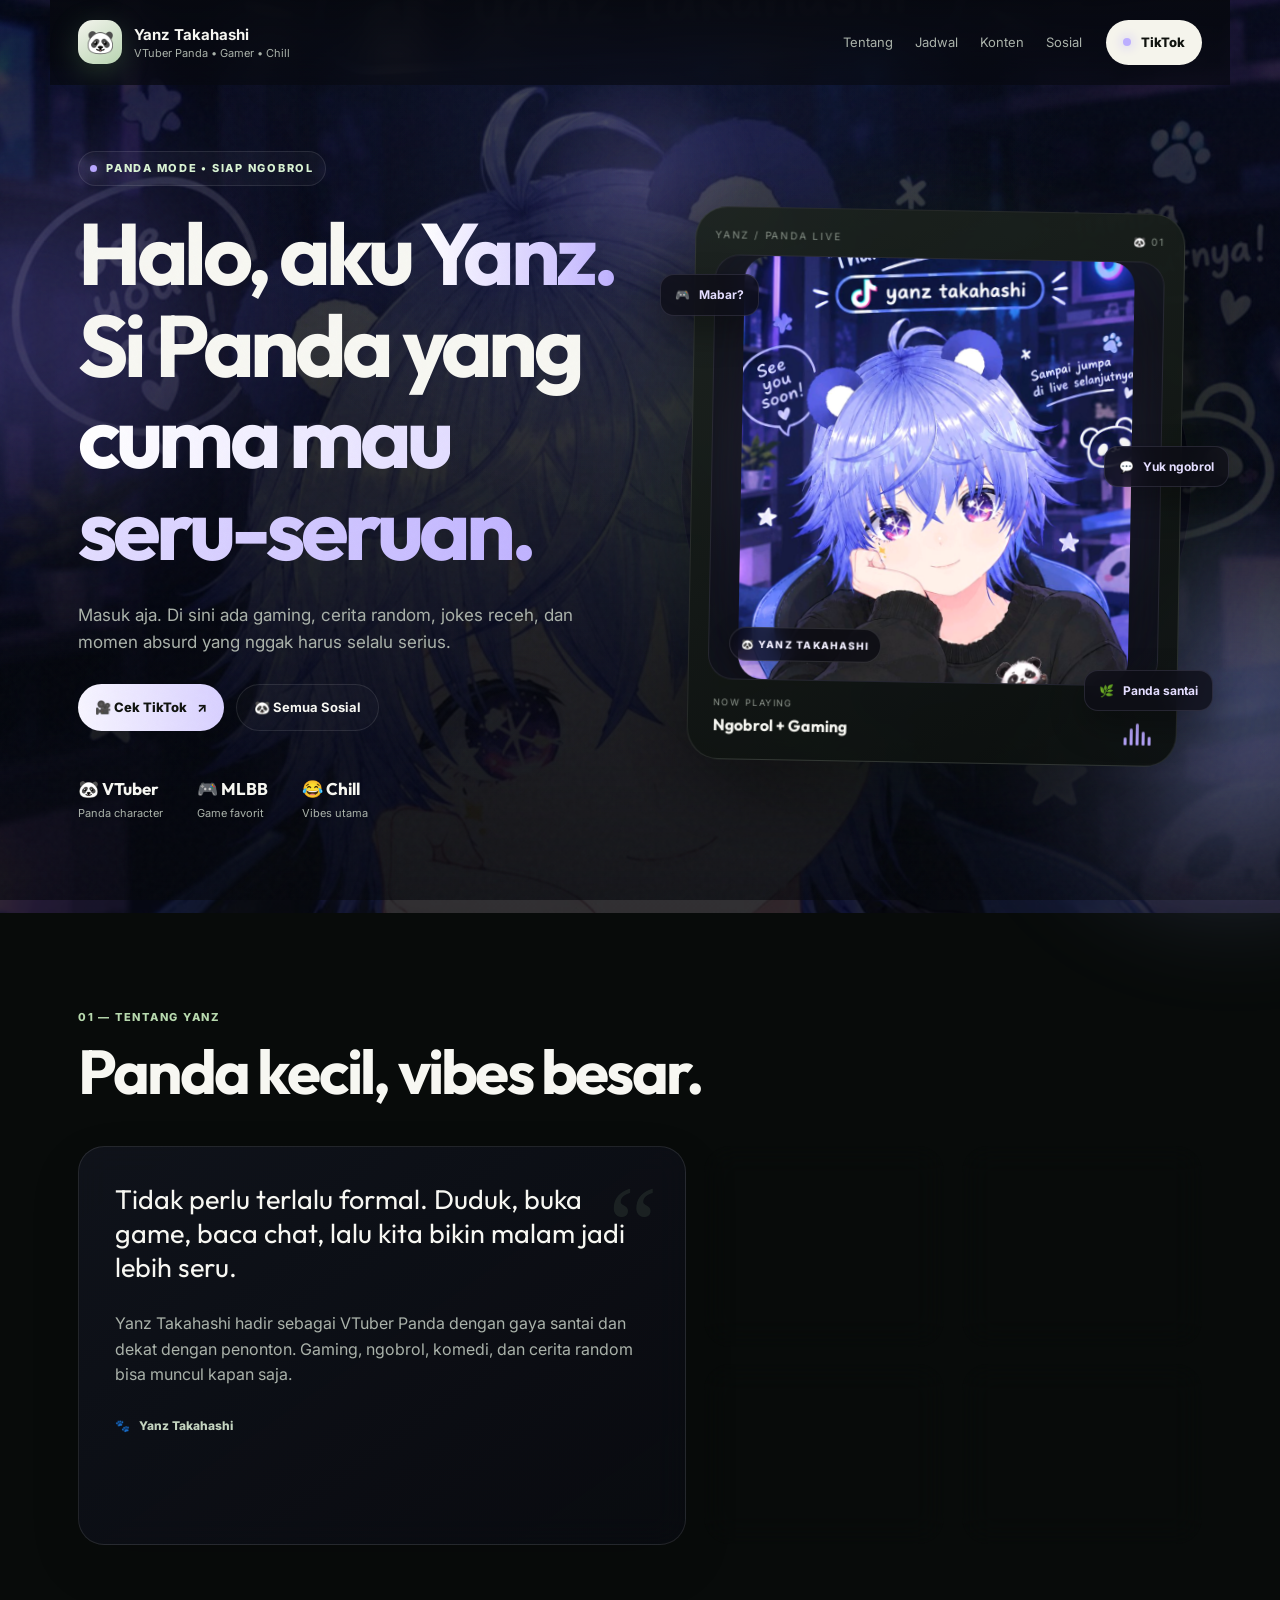
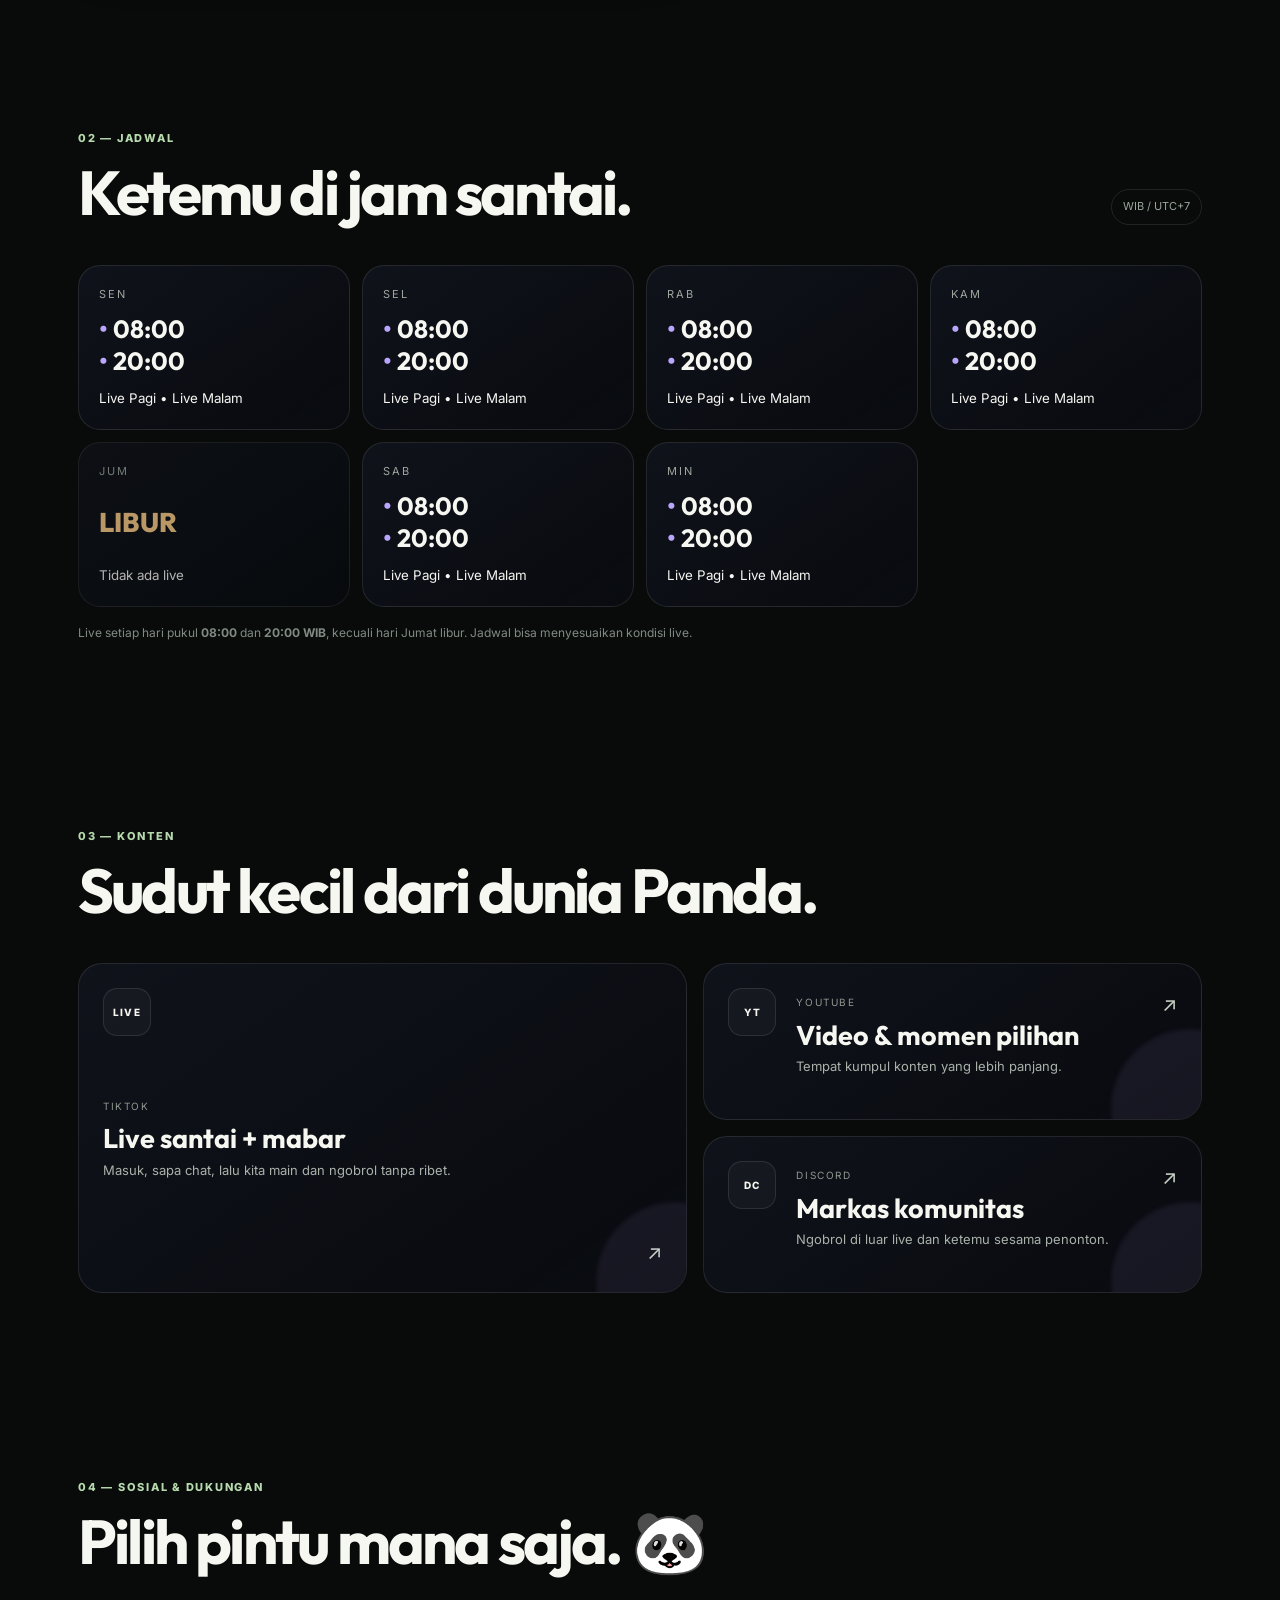
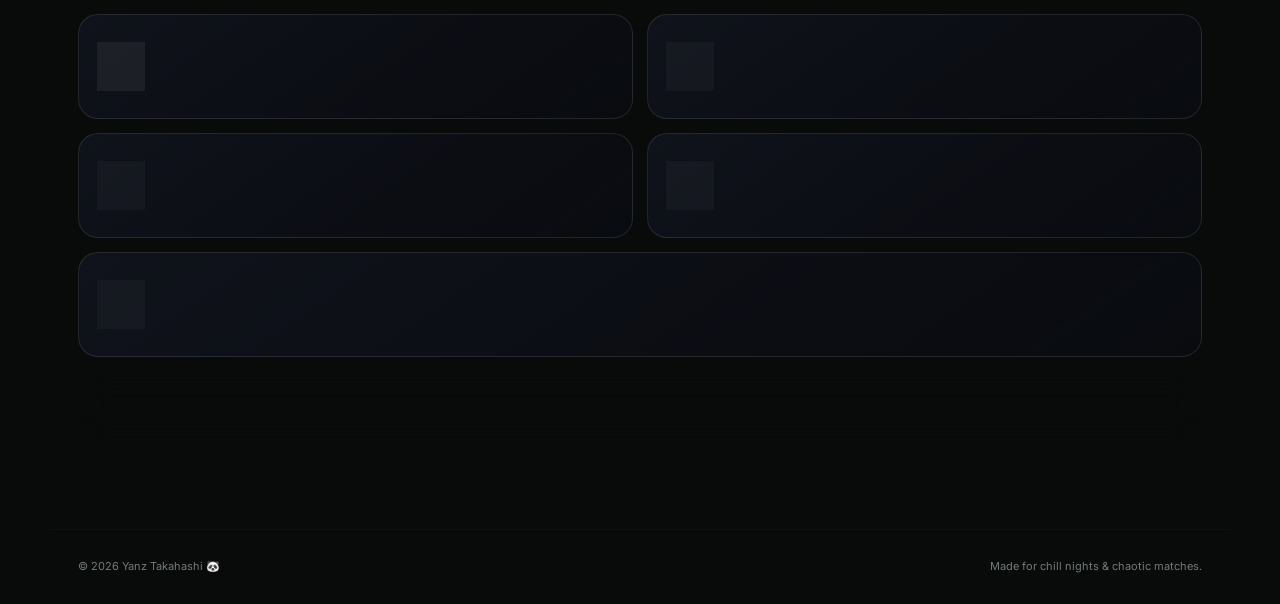
<file: index.html>
<!DOCTYPE html>
<html lang="id">
<head>
  <meta charset="UTF-8" />
  <meta name="viewport" content="width=device-width, initial-scale=1.0" />
  <meta name="description" content="Website Yanz Takahashi — VTuber Panda, gamer, dan teman ngobrol santai." />
  <title>Yanz Takahashi 🐼 — VTuber Panda</title>
  <link rel="preload" as="image" href="assets/yanz-panda.jpg" />
  <link rel="preconnect" href="https://fonts.googleapis.com">
  <link rel="preconnect" href="https://fonts.gstatic.com" crossorigin>
  <link href="https://fonts.googleapis.com/css2?family=Inter:wght@400;500;600;700;800&family=Outfit:wght@500;600;700;800&display=swap" rel="stylesheet">
  <link rel="stylesheet" href="styles.css" />
</head>
<body>
  <div class="cursor-glow" aria-hidden="true"></div>
  <div class="noise" aria-hidden="true"></div>
  <div class="grid-bg" aria-hidden="true"></div>
  <div class="orb orb-a" aria-hidden="true"></div>
  <div class="orb orb-b" aria-hidden="true"></div>
  <div class="leaf-field" id="leafField" aria-hidden="true"></div>

  <header class="site-header" id="home">
    <a class="brand" href="#home" aria-label="Yanz Takahashi beranda">
      <span class="brand-mark"><span>🐼</span></span>
      <span>
        <strong>Yanz Takahashi</strong>
        <small>VTuber Panda • Gamer • Chill</small>
      </span>
    </a>
    <nav class="nav" id="nav">
      <a href="#about">Tentang</a>
      <a href="#schedule">Jadwal</a>
      <a href="#content">Konten</a>
      <a href="#social">Sosial</a>
    </nav>
    <a class="live-button" href="https://www.tiktok.com/@yanz.id_01?is_from_webapp=1&sender_device=pc" target="_blank" rel="noopener noreferrer"><span class="live-dot"></span> TikTok</a>
    <button class="menu-button" id="menuButton" aria-label="Buka menu" aria-expanded="false">☰</button>
  </header>

  <main>
    <section class="hero section-wrap reveal" id="hero">
      <div class="hero-copy">
        <div class="eyebrow"><span class="pulse"></span> PANDA MODE • SIAP NGOBROL</div>
        <h1>Halo, aku <span>Yanz.</span><br>Si Panda yang<br><span>cuma mau seru-seruan.</span></h1>
        <p class="hero-text">Masuk aja. Di sini ada gaming, cerita random, jokes receh, dan momen absurd yang nggak harus selalu serius.</p>
        <div class="hero-actions">
          <a class="primary-button magnetic" href="https://www.tiktok.com/@yanz.id_01?is_from_webapp=1&sender_device=pc" target="_blank" rel="noopener noreferrer">🎥 Cek TikTok <span>↗</span></a>
          <a class="ghost-button magnetic" href="#social">🐼 Semua Sosial</a>
        </div>
        <div class="quick-stats" aria-label="Statistik singkat">
          <div><strong>🐼 VTuber</strong><span>Panda character</span></div>
          <div><strong>🎮 MLBB</strong><span>Game favorit</span></div>
          <div><strong>😂 Chill</strong><span>Vibes utama</span></div>
        </div>
      </div>

      <div class="hero-art" aria-label="Karakter VTuber panda">
        <div class="halo"></div>
        <div class="character-card tilt-card">
          <div class="character-topline"><span>YANZ / PANDA LIVE</span><span>🐼 01</span></div>
          <div class="avatar-shell photo-avatar-shell">
            <div class="bamboo bamboo-one">🎋</div>
            <div class="bamboo bamboo-two">🎋</div>
            <div class="avatar-glow"></div>
            <div class="photo-frame">
              <img class="panda-photo" src="assets/yanz-panda.jpg" alt="Yanz Takahashi — karakter VTuber Panda" />
              <div class="photo-shine"></div>
            </div>
            <div class="photo-caption">🐼 YANZ TAKAHASHI</div>
          </div>
          <div class="character-info">
            <div><small>NOW PLAYING</small><strong>Ngobrol + Gaming</strong></div>
            <span class="sound-bars" aria-hidden="true"><i></i><i></i><i></i><i></i><i></i></span>
          </div>
        </div>
        <div class="floating-card float-one">🎮 <span>Mabar?</span></div>
        <div class="floating-card float-two">🌿 <span>Panda santai</span></div>
        <div class="floating-card float-three">💬 <span>Yuk ngobrol</span></div>
      </div>
    </section>

    <section class="section-wrap about reveal" id="about">
      <div class="section-heading">
        <span class="section-kicker">01 — TENTANG YANZ</span>
        <h2>Panda kecil, vibes besar.</h2>
      </div>
      <div class="about-grid">
        <article class="glass-card about-main tilt-card">
          <div class="quote-mark">“</div>
          <p class="big-copy">Tidak perlu terlalu formal. Duduk, buka game, baca chat, lalu kita bikin malam jadi lebih seru.</p>
          <p>Yanz Takahashi hadir sebagai VTuber Panda dengan gaya santai dan dekat dengan penonton. Gaming, ngobrol, komedi, dan cerita random bisa muncul kapan saja.</p>
          <div class="signature"><span>🐾</span><span>Yanz Takahashi</span></div>
        </article>
        <div class="mini-grid">
          <article class="glass-card mini-card reveal"><span>🎮</span><h3>Gaming</h3><p>MLBB, game Steam, dan game lain yang seru dimainkan.</p></article>
          <article class="glass-card mini-card reveal"><span>🎙️</span><h3>Ngobrol</h3><p>Bahas hal random, cerita hari ini, dan interaksi dengan chat.</p></article>
          <article class="glass-card mini-card reveal"><span>😂</span><h3>Komedi</h3><p>Jokes receh dan momen absurd jadi bumbu utama.</p></article>
          <article class="glass-card mini-card reveal"><span>🎋</span><h3>Panda Vibes</h3><p>Tenang, hangat, lucu sedikit, lalu lanjut mabar.</p></article>
        </div>
      </div>
    </section>

    <section class="section-wrap schedule reveal" id="schedule">
      <div class="section-heading row-heading">
        <div><span class="section-kicker">02 — JADWAL</span><h2>Ketemu di jam santai.</h2></div>
        <span class="timezone">WIB / UTC+7</span>
      </div>
      <div class="schedule-grid">
        <article class="day-card" data-day="1"><span class="day">SEN</span><div class="times"><strong>08:00</strong><strong>20:00</strong></div><small>Live Pagi • Live Malam</small></article>
        <article class="day-card" data-day="2"><span class="day">SEL</span><div class="times"><strong>08:00</strong><strong>20:00</strong></div><small>Live Pagi • Live Malam</small></article>
        <article class="day-card" data-day="3"><span class="day">RAB</span><div class="times"><strong>08:00</strong><strong>20:00</strong></div><small>Live Pagi • Live Malam</small></article>
        <article class="day-card" data-day="4"><span class="day">KAM</span><div class="times"><strong>08:00</strong><strong>20:00</strong></div><small>Live Pagi • Live Malam</small></article>
        <article class="day-card off" data-day="5"><span class="day">JUM</span><div class="off-label">LIBUR</div><small>Tidak ada live</small></article>
        <article class="day-card" data-day="6"><span class="day">SAB</span><div class="times"><strong>08:00</strong><strong>20:00</strong></div><small>Live Pagi • Live Malam</small></article>
        <article class="day-card" data-day="0"><span class="day">MIN</span><div class="times"><strong>08:00</strong><strong>20:00</strong></div><small>Live Pagi • Live Malam</small></article>
      </div>
      <p class="schedule-note">Live setiap hari pukul <strong>08:00</strong> dan <strong>20:00 WIB</strong>, kecuali hari Jumat libur. Jadwal bisa menyesuaikan kondisi live.</p>
    </section>

    <section class="section-wrap content-section reveal" id="content">
      <div class="section-heading"><span class="section-kicker">03 — KONTEN</span><h2>Sudut kecil dari dunia Panda.</h2></div>
      <div class="content-grid">
        <a class="content-card tall tilt-card" href="https://www.tiktok.com/@yanz.id_01?is_from_webapp=1&sender_device=pc" target="_blank" rel="noopener noreferrer">
          <span class="content-icon">LIVE</span>
          <div><small>TIKTOK</small><h3>Live santai + mabar</h3><p>Masuk, sapa chat, lalu kita main dan ngobrol tanpa ribet.</p></div><span class="arrow">↗</span>
        </a>
        <a class="content-card" href="https://www.youtube.com/@Yanz-TAKAHASHI" target="_blank" rel="noopener noreferrer">
          <span class="content-icon">YT</span>
          <div><small>YOUTUBE</small><h3>Video & momen pilihan</h3><p>Tempat kumpul konten yang lebih panjang.</p></div><span class="arrow">↗</span>
        </a>
        <a class="content-card" href="https://discord.gg/RctvXeYhSY" target="_blank" rel="noopener noreferrer">
          <span class="content-icon">DC</span>
          <div><small>DISCORD</small><h3>Markas komunitas</h3><p>Ngobrol di luar live dan ketemu sesama penonton.</p></div><span class="arrow">↗</span>
        </a>
      </div>
    </section>

    <section class="section-wrap community reveal" id="social">
      <div class="section-heading"><span class="section-kicker">04 — SOSIAL & DUKUNGAN</span><h2>Pilih pintu mana saja. 🐼</h2></div>
      <div class="social-grid">
        <a class="social-card social-tiktok tilt-card" href="https://www.tiktok.com/@yanz.id_01?is_from_webapp=1&sender_device=pc" target="_blank" rel="noopener noreferrer"><span class="social-icon">♪</span><div><small>TIKTOK</small><strong>@yanz.id_01</strong><p>Live & video pendek</p></div><span>↗</span></a>
        <a class="social-card social-youtube tilt-card" href="https://www.youtube.com/@Yanz-TAKAHASHI" target="_blank" rel="noopener noreferrer"><span class="social-icon">▶</span><div><small>YOUTUBE</small><strong>Yanz Takahashi</strong><p>Video & konten</p></div><span>↗</span></a>
        <a class="social-card social-discord tilt-card" href="https://discord.gg/RctvXeYhSY" target="_blank" rel="noopener noreferrer"><span class="social-icon">◈</span><div><small>DISCORD</small><strong>Komunitas Panda</strong><p>Tempat ngobrol bareng</p></div><span>↗</span></a>
        <a class="social-card social-sibagi tilt-card" href="https://sibagi.com/yanztakahashi" target="_blank" rel="noopener noreferrer"><span class="social-icon">S</span><div><small>SIBAGI</small><strong>Support Yanz</strong><p>Dukungan untuk Panda</p></div><span>↗</span></a>
        <a class="social-card social-socia tilt-card" href="https://sociabuzz.com/yanz_cihuy/tribe" target="_blank" rel="noopener noreferrer"><span class="social-icon">♥</span><div><small>SOCIABUZZ</small><strong>Tribe Yanz</strong><p>Support & komunitas</p></div><span>↗</span></a>
      </div>
      <div class="community-note glass-card"><span>🎋</span><p>Semua link resmi Yanz Takahashi ada di sini. Bookmark halaman ini biar gampang balik lagi.</p></div>
    </section>
  </main>

  <footer class="site-footer">
    <span>© 2026 Yanz Takahashi 🐼</span>
    <span>Made for chill nights & chaotic matches.</span>
  </footer>

  <script src="script.js"></script>
</body>
</html>
</file>
<file: styles.css>
:root{
  --bg:#080b0a;
  --panel:rgba(18,23,20,.76);
  --panel-2:rgba(14,18,16,.9);
  --text:#f7f7f2;
  --muted:#aab2aa;
  --line:rgba(255,255,255,.1);
  --accent:#9bf28a;
  --accent-2:#d9ffd0;
  --accent-dark:#315b39;
  --white:#f5f4ec;
  --shadow:0 30px 90px rgba(0,0,0,.48);
  --radius:26px;
}
*{box-sizing:border-box}
html{scroll-behavior:smooth}
body{margin:0;background:radial-gradient(circle at 15% 10%,rgba(84,139,77,.18),transparent 28%),radial-gradient(circle at 90% 25%,rgba(190,224,181,.09),transparent 25%),var(--bg);color:var(--text);font-family:Inter,system-ui,sans-serif;line-height:1.6;overflow-x:hidden}
a{color:inherit;text-decoration:none}button{font:inherit}
.noise{position:fixed;inset:0;pointer-events:none;opacity:.035;background-image:url("data:image/svg+xml,%3Csvg viewBox='0 0 180 180' xmlns='http://www.w3.org/2000/svg'%3E%3Cfilter id='n'%3E%3CfeTurbulence type='fractalNoise' baseFrequency='.9' numOctaves='4' stitchTiles='stitch'/%3E%3C/filter%3E%3Crect width='100%25' height='100%25' filter='url(%23n)' opacity='.6'/%3E%3C/svg%3E")}
.grid-bg{position:fixed;inset:0;pointer-events:none;opacity:.17;background-image:linear-gradient(rgba(255,255,255,.035) 1px,transparent 1px),linear-gradient(90deg,rgba(255,255,255,.035) 1px,transparent 1px);background-size:48px 48px;mask-image:linear-gradient(to bottom,black,transparent 80%);z-index:-2}.cursor-glow{position:fixed;width:260px;height:260px;border-radius:50%;pointer-events:none;z-index:-1;transform:translate(-50%,-50%);left:50%;top:20%;background:radial-gradient(circle,rgba(155,242,138,.12),transparent 65%);filter:blur(4px)}
.orb{position:fixed;border-radius:50%;filter:blur(75px);pointer-events:none;z-index:-1;opacity:.34}.orb-a{width:330px;height:330px;background:#5f9d51;top:18%;left:-130px}.orb-b{width:290px;height:290px;background:#d8ecd0;top:64%;right:-100px}.leaf-field{position:fixed;inset:0;pointer-events:none;z-index:1;overflow:hidden}.leaf{position:absolute;font-size:18px;opacity:.28;animation:leaf-fall linear forwards;will-change:transform}@keyframes leaf-fall{0%{transform:translate3d(0,-12vh,0) rotate(0deg)}50%{transform:translate3d(28px,50vh,0) rotate(160deg)}100%{transform:translate3d(-35px,112vh,0) rotate(330deg);opacity:0}}
.site-header{max-width:1180px;margin:0 auto;padding:20px 28px;display:flex;align-items:center;gap:24px;position:sticky;top:0;z-index:20;background:linear-gradient(to bottom,rgba(8,11,10,.95),rgba(8,11,10,.62));backdrop-filter:blur(18px)}
.brand{display:flex;align-items:center;gap:12px;margin-right:auto}.brand-mark{width:44px;height:44px;border-radius:15px;display:grid;place-items:center;background:linear-gradient(145deg,#f3f4ed,#b8d4b1);box-shadow:0 8px 30px rgba(134,199,127,.24);font-size:23px}.brand strong{display:block;font-size:15px}.brand small{display:block;color:var(--muted);font-size:11px;margin-top:-2px}
.nav{display:flex;gap:22px}.nav a{font-size:13px;color:var(--muted);transition:.25s}.nav a:hover{color:var(--text)}.live-button,.primary-button{display:inline-flex;align-items:center;gap:10px;border-radius:999px;padding:12px 17px;background:var(--white);color:#10130f;font-weight:800;font-size:13px;transition:transform .25s,box-shadow .25s}.live-button:hover,.primary-button:hover{transform:translateY(-2px);box-shadow:0 12px 34px rgba(234,255,226,.12)}.live-dot{width:8px;height:8px;background:#78ee8b;border-radius:50%;box-shadow:0 0 12px #78ee8b}.menu-button{display:none;border:1px solid var(--line);background:#ffffff0b;color:var(--text);border-radius:12px;padding:9px 11px}
.section-wrap{max-width:1180px;margin:0 auto;padding:90px 28px}.hero{min-height:770px;padding-top:66px;display:grid;grid-template-columns:1.02fr .98fr;gap:40px;align-items:center}.eyebrow,.section-kicker{font-size:11px;letter-spacing:.16em;font-weight:800}.eyebrow{display:inline-flex;align-items:center;gap:9px;border:1px solid var(--line);background:#ffffff08;padding:8px 11px;border-radius:999px;color:#d9f3d3}.pulse{width:7px;height:7px;background:var(--accent);border-radius:50%;box-shadow:0 0 14px var(--accent)}
h1,h2,h3{font-family:Outfit,Inter,sans-serif;line-height:1.05;margin:0}h1{font-size:clamp(52px,6.8vw,91px);letter-spacing:-.055em;margin-top:22px}h1 span{background:linear-gradient(90deg,#f8faf4,#9bf28a);color:transparent;background-clip:text}.hero-text{max-width:570px;color:var(--muted);font-size:17px;margin:28px 0}.hero-actions{display:flex;gap:12px;flex-wrap:wrap}.primary-button{background:linear-gradient(90deg,#f4f6ef,#c8f7bf)}.ghost-button{display:inline-flex;align-items:center;padding:12px 17px;border:1px solid var(--line);border-radius:999px;color:var(--text);font-weight:700;font-size:13px;background:#ffffff05}.quick-stats{display:flex;gap:34px;margin-top:44px}.quick-stats div{display:flex;flex-direction:column}.quick-stats strong{font-family:Outfit;font-size:17px}.quick-stats span{color:var(--muted);font-size:11px;margin-top:3px}
.hero-art{position:relative;min-height:590px;display:grid;place-items:center}.halo{position:absolute;width:510px;height:510px;border-radius:50%;background:radial-gradient(circle,rgba(166,234,154,.15),transparent 66%);border:1px solid #ffffff0e;box-shadow:0 0 120px rgba(143,222,126,.13);animation:haloPulse 5s ease-in-out infinite}@keyframes haloPulse{50%{transform:scale(1.04);opacity:.8}}
.character-card{width:min(490px,100%);border:1px solid var(--line);border-radius:32px;background:linear-gradient(160deg,rgba(27,34,29,.92),rgba(10,14,12,.9));box-shadow:var(--shadow);padding:19px;backdrop-filter:blur(18px);transform:rotate(1deg);transition:transform .2s ease}.character-topline{display:flex;justify-content:space-between;color:#869086;font-size:10px;letter-spacing:.18em}.avatar-shell{height:425px;display:grid;place-items:center;position:relative;overflow:hidden;border-radius:25px;background:radial-gradient(circle at 50% 25%,rgba(194,235,186,.18),transparent 25%),linear-gradient(180deg,#263128 0%,#171d1a 55%,#101512 100%);margin:12px 0}.avatar-glow{position:absolute;width:320px;height:320px;border-radius:50%;border:1px solid #ffffff10;box-shadow:0 0 90px rgba(172,231,161,.18)}
.avatar{position:relative;width:250px;height:360px;animation:pandaBob 4.4s ease-in-out infinite}@keyframes pandaBob{50%{transform:translateY(-7px)}}.panda-ear{position:absolute;top:35px;width:74px;height:74px;background:#090c0a;border-radius:50%;z-index:1;box-shadow:inset -8px -10px 18px #0009}.panda-ear.left{left:27px}.panda-ear.right{right:27px}.panda-head{position:absolute;left:25px;top:50px;width:200px;height:180px;border-radius:48% 48% 45% 45%;background:radial-gradient(circle at 38% 30%,#fffef6,#dedfd7 70%);z-index:2;box-shadow:inset 0 -12px 24px rgba(120,130,121,.13),0 15px 36px #0004}.eye-patch{position:absolute;top:62px;width:60px;height:78px;background:#111411;border-radius:50%;transform:rotate(31deg);box-shadow:inset -6px -8px 10px #0008}.eye-patch.left{left:24px}.eye-patch.right{right:24px;transform:rotate(-31deg)}.eye-patch i{position:absolute;width:15px;height:15px;border-radius:50%;background:#eaf3e6;top:27px;left:22px;box-shadow:0 0 12px rgba(225,255,217,.55)}.panda-nose{position:absolute;left:50%;top:110px;transform:translateX(-50%);width:20px;height:15px;border-radius:50% 50% 56% 56%;background:#0b0d0b}.panda-mouth{position:absolute;left:50%;top:126px;transform:translateX(-50%);width:26px;height:13px;border-bottom:3px solid #252925;border-radius:0 0 50% 50%}.blush{position:absolute;top:120px;width:27px;height:11px;border-radius:50%;background:rgba(159,220,145,.32);filter:blur(2px)}.blush.left{left:19px}.blush.right{right:19px}.panda-neck{position:absolute;left:101px;top:216px;width:48px;height:37px;background:#e5e5dc;border-radius:0 0 18px 18px;z-index:1}.panda-body{position:absolute;left:26px;top:235px;width:198px;height:126px;border-radius:54px 54px 28px 28px;background:linear-gradient(145deg,#121612,#050705);box-shadow:inset 0 18px 40px #ffffff08,0 15px 25px #0005}.hoodie-logo{position:absolute;left:50%;top:28px;transform:translateX(-50%);width:48px;height:48px;border-radius:50%;display:grid;place-items:center;background:#e9eee6;color:#0d100d;font-size:23px}.paw{position:absolute;bottom:8px;width:35px;height:58px;border-radius:22px;background:#0a0d0a}.paw.left{left:17px;transform:rotate(18deg)}.paw.right{right:17px;transform:rotate(-18deg)}
.bamboo{position:absolute;font-size:40px;opacity:.7;filter:drop-shadow(0 8px 16px #0005);animation:sway 3s ease-in-out infinite}.bamboo-one{left:12%;bottom:7%}.bamboo-two{right:11%;top:10%;animation-delay:-1s}@keyframes sway{50%{transform:rotate(8deg) translateY(-8px)}}
.character-info{display:flex;align-items:flex-end;justify-content:space-between;padding:4px 6px 1px}.character-info small{display:block;color:#8f978f;font-size:9px;letter-spacing:.16em}.character-info strong{display:block;margin-top:3px;font-family:Outfit}.sound-bars{display:flex;align-items:flex-end;gap:3px;height:24px}.sound-bars i{display:block;width:3px;border-radius:2px;background:var(--accent);animation:bounce 1s ease-in-out infinite}.sound-bars i:nth-child(1){height:8px}.sound-bars i:nth-child(2){height:17px;animation-delay:.1s}.sound-bars i:nth-child(3){height:22px;animation-delay:.18s}.sound-bars i:nth-child(4){height:14px;animation-delay:.26s}.sound-bars i:nth-child(5){height:9px;animation-delay:.34s}@keyframes bounce{50%{transform:scaleY(.55);opacity:.55}}
.floating-card{position:absolute;padding:10px 14px;border-radius:14px;background:rgba(21,27,23,.9);border:1px solid var(--line);box-shadow:0 15px 35px #0005;font-size:12px;font-weight:700;backdrop-filter:blur(12px);animation:float 4s ease-in-out infinite}.float-one{top:14%;left:-2%}.float-two{bottom:12%;right:-2%;animation-delay:-1.4s}.float-three{top:43%;right:-5%;animation-delay:-2.4s}.floating-card span{margin-left:6px;color:#d8e5d4}@keyframes float{50%{transform:translateY(-10px)}}
.section-heading h2{font-size:clamp(38px,5vw,62px);letter-spacing:-.045em;margin-top:10px}.section-kicker{color:#b7d9ae}.about-grid{display:grid;grid-template-columns:1.1fr .9fr;gap:18px;margin-top:42px}.glass-card{border:1px solid var(--line);background:linear-gradient(145deg,rgba(28,35,30,.82),rgba(12,16,14,.68));border-radius:var(--radius);box-shadow:0 20px 50px #0002;backdrop-filter:blur(16px)}.about-main{padding:36px;position:relative;overflow:hidden}.quote-mark{position:absolute;right:28px;top:-10px;font-size:110px;font-family:Georgia;color:#b9e7b0;opacity:.09}.big-copy{font-family:Outfit;font-size:27px;line-height:1.25;margin-top:0}.about-main>p:not(.big-copy){color:var(--muted);max-width:640px}.signature{display:flex;align-items:center;gap:9px;margin-top:28px;color:#c4d4c0;font-size:12px;font-weight:800}.mini-grid{display:grid;grid-template-columns:1fr 1fr;gap:18px}.mini-card{padding:24px;min-height:160px;transition:.25s}.mini-card:hover{transform:translateY(-5px);border-color:rgba(155,242,138,.3)}.mini-card span{font-size:24px}.mini-card h3{margin-top:16px;font-size:20px}.mini-card p{color:var(--muted);font-size:13px;margin-bottom:0}
.row-heading{display:flex;justify-content:space-between;align-items:end}.timezone{font-size:11px;color:#9ba69c;border:1px solid var(--line);border-radius:999px;padding:8px 11px}.schedule-grid{display:grid;grid-template-columns:repeat(4,1fr);gap:12px;margin-top:40px}.day-card{position:relative;min-height:165px;padding:20px;border-radius:22px;border:1px solid var(--line);background:#ffffff05;display:flex;flex-direction:column;justify-content:space-between;transition:.25s;overflow:hidden}.day-card::before{content:"";position:absolute;inset:auto -25% -55% -25%;height:100px;background:radial-gradient(circle,rgba(155,242,138,.18),transparent 68%);opacity:0;transition:.25s}.day-card.active,.day-card:hover{background:linear-gradient(160deg,rgba(123,203,112,.16),rgba(245,255,240,.04));border-color:rgba(155,242,138,.32);transform:translateY(-5px)}.day-card.active::before,.day-card:hover::before{opacity:1}.day{font-size:11px;letter-spacing:.18em;color:#9da89f}.day-card strong{font-family:Outfit;font-size:25px;line-height:1}.times{display:flex;flex-direction:column;gap:7px}.times strong::before{content:"• ";color:var(--accent)}.off-label{font-family:Outfit;font-size:27px;line-height:1;font-weight:800;color:#ffcf8b}.day-card.off{opacity:.72}.day-card.off:hover{opacity:1}.tag{position:absolute;right:14px;top:14px;font-size:8px;letter-spacing:.14em;color:#0c110d;background:#c9ffc0;padding:5px 7px;border-radius:999px}.schedule-note{color:#818a82;font-size:12px;margin:16px 0 0}
.content-grid{display:grid;grid-template-columns:1.1fr .9fr;grid-template-rows:1fr 1fr;gap:16px;margin-top:40px}.content-card{border:1px solid var(--line);border-radius:24px;padding:24px;background:linear-gradient(145deg,rgba(26,32,27,.78),rgba(12,16,14,.74));display:flex;gap:20px;align-items:flex-start;transition:.25s;position:relative;overflow:hidden}.content-card::after{content:"";position:absolute;width:160px;height:160px;border-radius:50%;right:-70px;bottom:-70px;background:rgba(155,242,138,.08);filter:blur(2px)}.content-card:hover{transform:translateY(-4px);border-color:rgba(195,238,187,.22)}.content-card.tall{grid-row:span 2;min-height:330px;flex-direction:column;justify-content:space-between}.content-icon{display:grid;place-items:center;width:48px;height:48px;border-radius:14px;border:1px solid var(--line);background:#ffffff08;font-size:10px;font-weight:800;letter-spacing:.12em}.content-card small{font-size:10px;letter-spacing:.16em;color:#8f9890}.content-card h3{font-size:27px;margin:7px 0}.content-card p{margin:0;color:var(--muted);font-size:13px;max-width:450px}.arrow{margin-left:auto;font-size:20px;color:#c7d1c4}
.social-grid{display:grid;grid-template-columns:repeat(2,1fr);gap:14px;margin-top:40px}.social-card{display:flex;align-items:center;gap:15px;padding:18px;border:1px solid var(--line);border-radius:20px;background:linear-gradient(145deg,rgba(26,32,27,.84),rgba(12,16,14,.72));transition:.25s}.social-card:hover{transform:translateY(-5px);border-color:rgba(155,242,138,.3);box-shadow:0 18px 40px #0003}.social-card:last-child{grid-column:span 2}.social-icon{width:48px;height:48px;display:grid;place-items:center;border-radius:15px;background:#ffffff08;border:1px solid var(--line);font-size:21px;flex:0 0 auto}.social-card small{display:block;font-size:9px;letter-spacing:.16em;color:#899289}.social-card strong{display:block;font-family:Outfit;font-size:18px;margin-top:2px}.social-card p{margin:3px 0 0;color:var(--muted);font-size:12px}.social-card>span:last-child{margin-left:auto;font-size:20px;color:#bac6b8}.social-tiktok .social-icon{background:#ffffff10}.social-youtube .social-icon{color:#f5f5f0}.social-discord .social-icon{color:#cbeec3}.social-sibagi .social-icon{color:#cfffc5}.social-socia .social-icon{color:#e7f8df}.community-note{display:flex;align-items:center;gap:13px;margin-top:16px;padding:15px 18px}.community-note span{font-size:21px}.community-note p{margin:0;color:var(--muted);font-size:12px}
.site-footer{max-width:1180px;margin:0 auto;padding:28px;display:flex;justify-content:space-between;color:#727b74;font-size:11px;border-top:1px solid #ffffff08}
.tilt-card{transform-style:preserve-3d;will-change:transform}.reveal{opacity:0;transform:translateY(24px);transition:opacity .65s ease,transform .65s ease}.reveal.show{opacity:1;transform:none}
@media(max-width:900px){.nav{display:none}.menu-button{display:block}.nav.open{display:flex;position:absolute;left:20px;right:20px;top:72px;padding:16px;border:1px solid var(--line);border-radius:18px;background:rgba(15,19,17,.96);flex-direction:column;gap:12px}.hero{grid-template-columns:1fr;padding-top:45px}.hero-art{min-height:520px}.about-grid{grid-template-columns:1fr}.schedule-grid{grid-template-columns:repeat(2,1fr)}.content-grid{grid-template-columns:1fr;grid-template-rows:auto}.content-card.tall{grid-row:auto;min-height:250px}.social-grid{grid-template-columns:1fr}.social-card:last-child{grid-column:auto}.site-footer{flex-direction:column;gap:8px}}
@media(max-width:560px){.site-header{padding:16px 18px}.brand small{display:none}.live-button{display:none}.section-wrap{padding:70px 18px}.hero{min-height:auto}.hero h1{font-size:51px}.hero-text{font-size:15px}.quick-stats{gap:20px;flex-wrap:wrap}.hero-art{min-height:475px}.character-card{border-radius:24px}.avatar-shell{height:350px}.avatar{transform:scale(.88)}.floating-card{font-size:10px;padding:9px 11px}.float-one{left:-3%}.float-three{right:-3%}.about-main{padding:25px}.big-copy{font-size:22px}.mini-grid{grid-template-columns:1fr}.schedule-grid{grid-template-columns:1fr 1fr}.day-card{min-height:135px}.community-note{align-items:flex-start}.site-footer{padding:25px 18px}}
@media(prefers-reduced-motion:reduce){html{scroll-behavior:auto}.reveal{opacity:1;transform:none}.leaf,.avatar,.halo,.floating-card,.sound-bars i{animation:none}.tilt-card{transform:none!important}}

/* Yanz Panda wallpaper + real character photo */
body{position:relative;background:var(--bg);}
body::before{content:"";position:fixed;inset:0;background-image:linear-gradient(rgba(6,8,14,.73),rgba(6,8,14,.82)),url("assets/yanz-panda.jpg");background-size:cover;background-position:center 22%;filter:saturate(.9) contrast(1.03);transform:scale(1.03);z-index:-5;pointer-events:none}
body::after{content:"";position:fixed;inset:0;background:radial-gradient(circle at 50% 10%,rgba(106,120,255,.12),transparent 42%),linear-gradient(180deg,rgba(5,7,12,.08),rgba(5,7,12,.62));z-index:-4;pointer-events:none}
:root{--accent:#b9a7ff;--accent-2:#e4ddff;--accent-dark:#51477b}
.grid-bg{opacity:.11}
.cursor-glow{background:radial-gradient(circle,rgba(185,167,255,.17),transparent 65%)}
.orb-a{background:#6e63c9}.orb-b{background:#a7b7ff}
.site-header{background:linear-gradient(to bottom,rgba(7,9,16,.95),rgba(7,9,16,.66))}
.live-dot{background:#bcaeff;box-shadow:0 0 12px #bcaeff}
.live-button:hover,.primary-button:hover{box-shadow:0 12px 34px rgba(200,190,255,.16)}
h1 span{background:linear-gradient(90deg,#ffffff,#c0b3ff);color:transparent;background-clip:text}
.pulse{background:var(--accent);box-shadow:0 0 14px var(--accent)}
.primary-button{background:linear-gradient(90deg,#f7f5ff,#d8d0ff)}
.hero-art{isolation:isolate}
.avatar-shell.photo-avatar-shell{background:rgba(8,10,18,.54);border:1px solid rgba(212,202,255,.13);box-shadow:inset 0 0 80px rgba(185,167,255,.06)}
.photo-frame{position:relative;width:min(88%,390px);height:100%;border-radius:24px;overflow:hidden;transform:translateZ(8px);box-shadow:0 26px 65px rgba(0,0,0,.45),0 0 65px rgba(145,125,255,.12)}
.panda-photo{display:block;width:100%;height:100%;object-fit:cover;object-position:center center;filter:saturate(.98) contrast(1.02);transition:transform .7s ease,filter .4s ease}
.photo-frame:hover .panda-photo{transform:scale(1.035);filter:saturate(1.04) contrast(1.04)}
.photo-shine{position:absolute;inset:-10%;background:linear-gradient(112deg,transparent 36%,rgba(255,255,255,.16) 49%,transparent 61%);transform:translateX(-120%);animation:photoShine 7s ease-in-out infinite;mix-blend-mode:screen;pointer-events:none}
@keyframes photoShine{0%,68%{transform:translateX(-120%)}82%,100%{transform:translateX(120%)}}
.photo-caption{position:absolute;left:20px;bottom:18px;padding:8px 11px;border-radius:999px;background:rgba(7,8,14,.74);border:1px solid rgba(255,255,255,.13);backdrop-filter:blur(10px);font-size:10px;letter-spacing:.13em;font-weight:800;color:#f2efff;box-shadow:0 8px 25px rgba(0,0,0,.24)}
.avatar-glow{width:360px;height:360px;box-shadow:0 0 100px rgba(179,160,255,.18);border-color:rgba(255,255,255,.08)}
.bamboo{opacity:.62;filter:drop-shadow(0 8px 16px rgba(0,0,0,.55))}
.floating-card{background:rgba(13,14,23,.78);border-color:rgba(212,202,255,.12)}
.floating-card span{color:#e4ddff}
.glass-card,.content-card,.social-card,.day-card{background:linear-gradient(145deg,rgba(18,21,31,.79),rgba(9,11,18,.72))}
.mini-card:hover,.social-card:hover{border-color:rgba(198,187,255,.32)}
.day-card::before{background:radial-gradient(circle,rgba(185,167,255,.20),transparent 68%)}
.day-card.active,.day-card:hover{background:linear-gradient(160deg,rgba(122,108,196,.18),rgba(245,245,255,.04));border-color:rgba(198,187,255,.34)}
.content-card::after{background:rgba(185,167,255,.08)}
.social-discord .social-icon,.social-sibagi .social-icon,.social-socia .social-icon{color:#d8d0ff}

@media(max-width:560px){
  body::before{background-position:center top;}
  .photo-frame{width:90%;}
}
</file>
